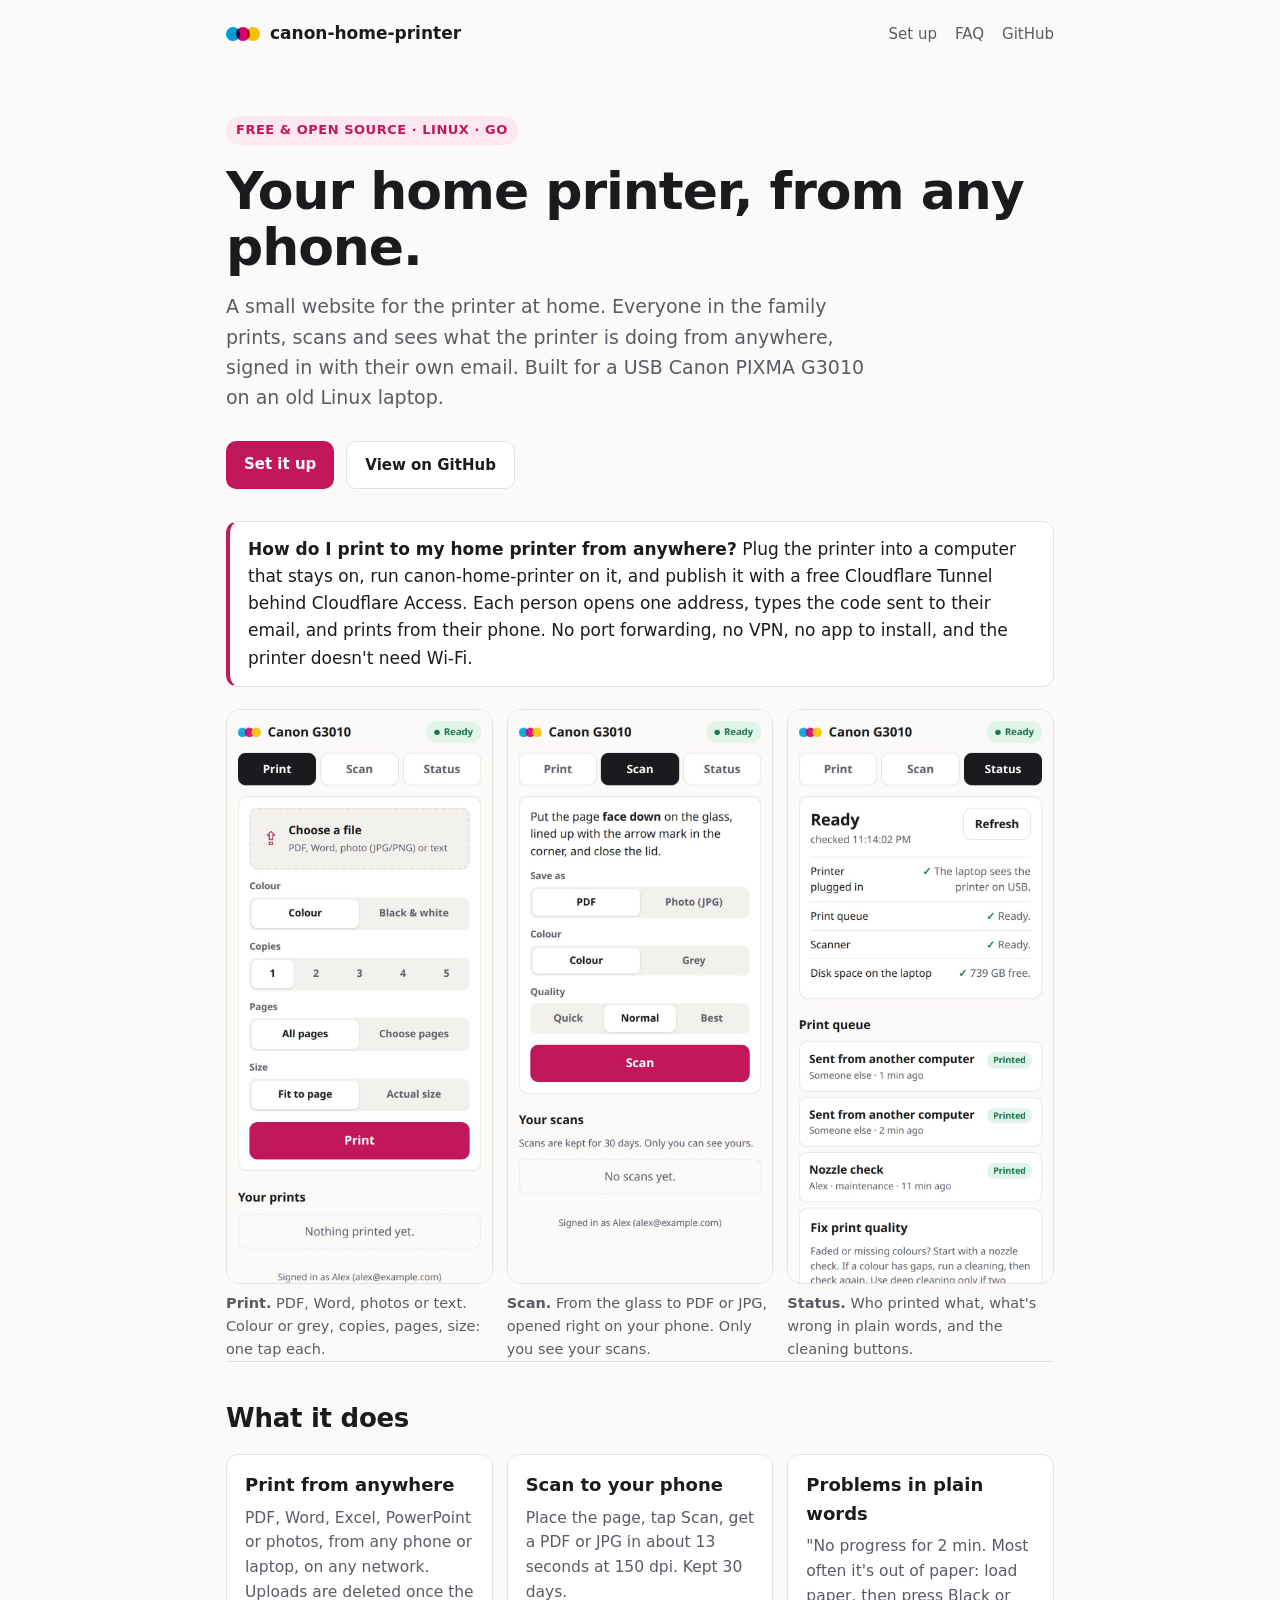
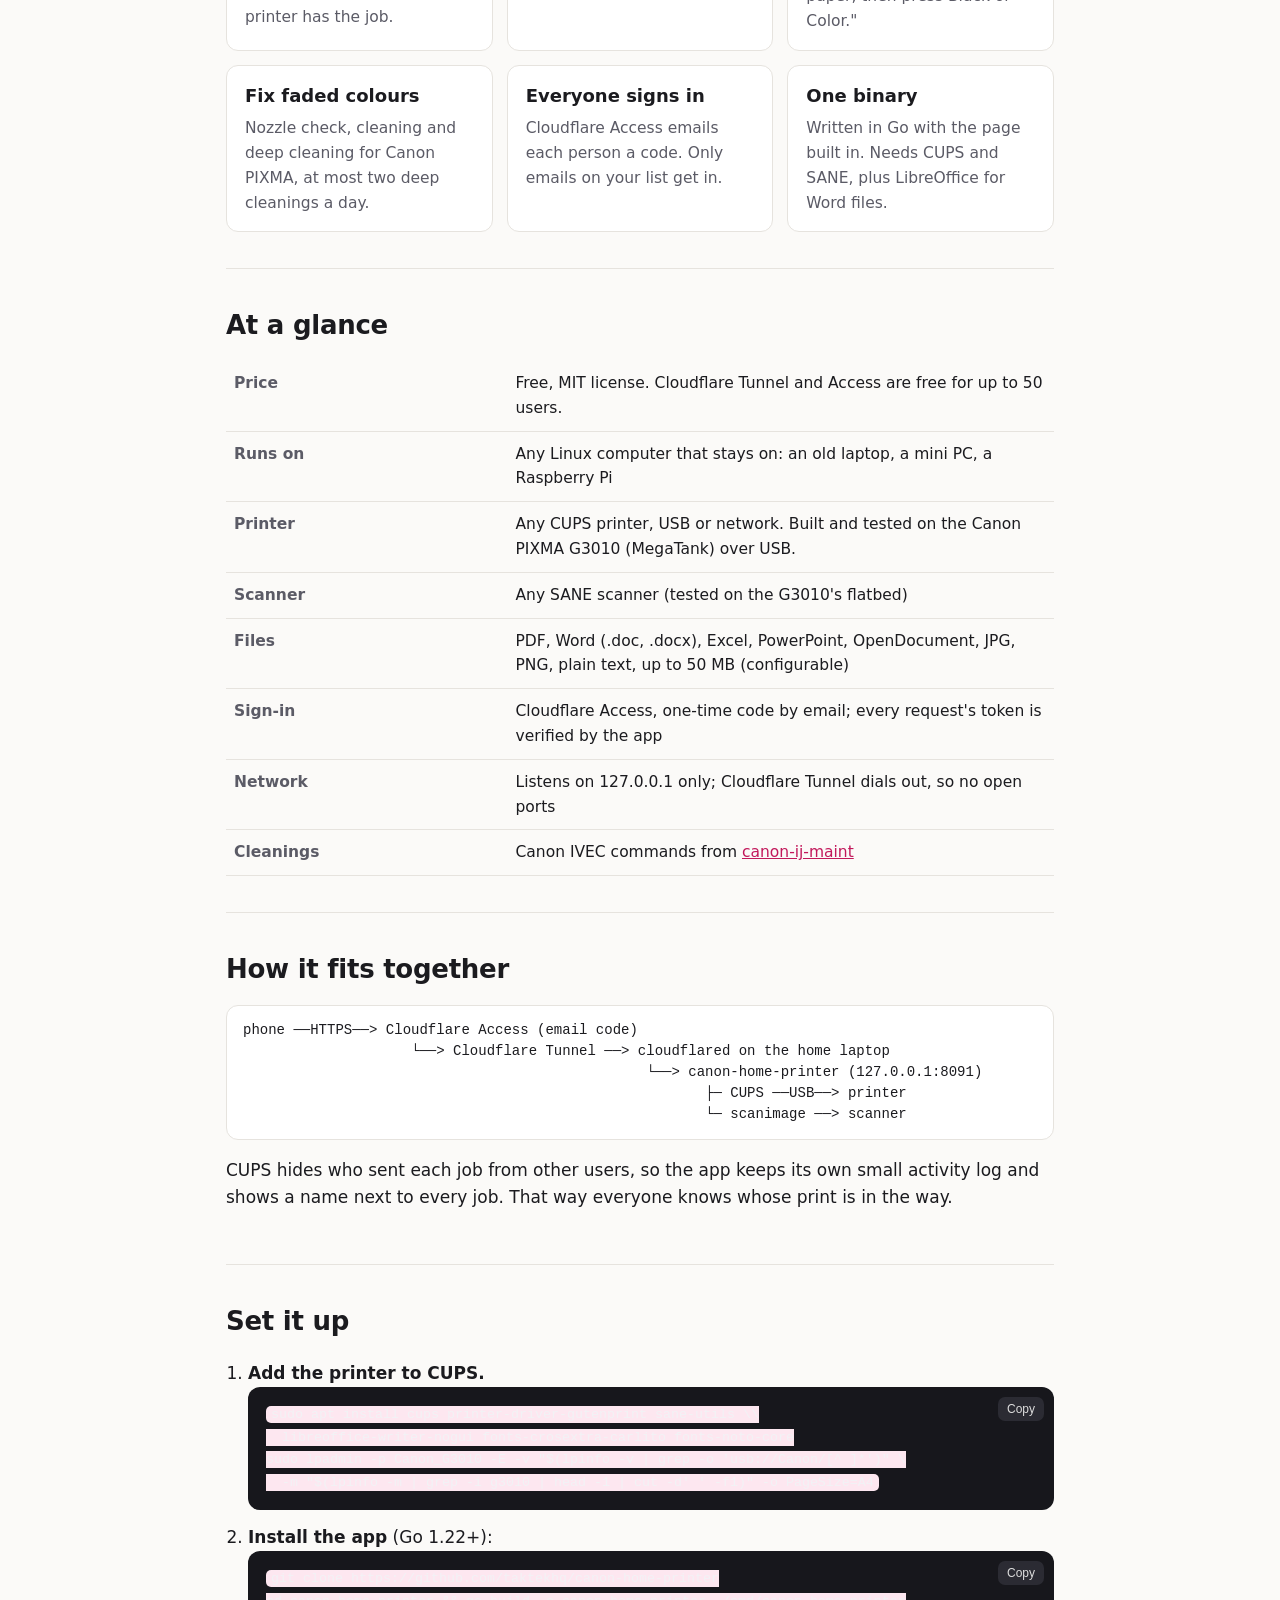
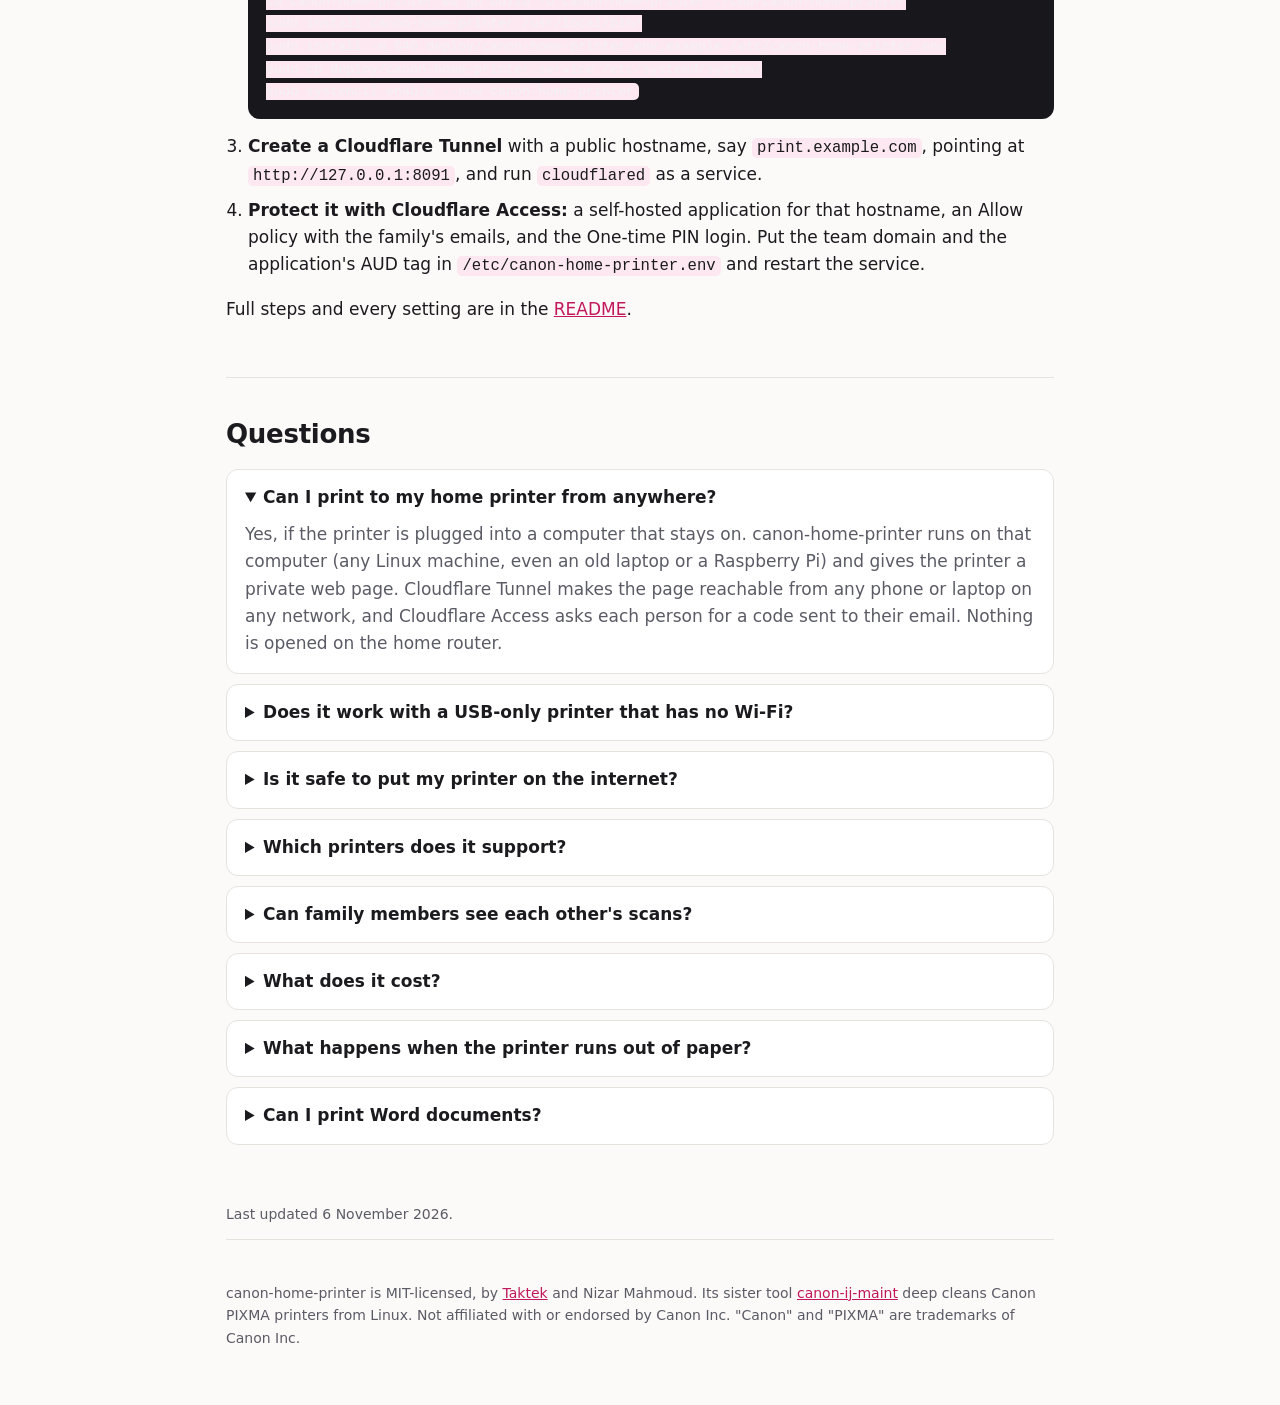
<file: docs/index.html>
<!doctype html>
<html lang="en">
<head>
<meta charset="utf-8">
<meta name="viewport" content="width=device-width, initial-scale=1">
<title>canon-home-printer: print and scan on your home printer from any phone</title>
<meta name="description" content="Free, open-source web app to print, scan and check a home printer from anywhere. Built for a USB Canon PIXMA G3010 on a Linux laptop, signed in with your email through Cloudflare. No open ports.">
<link rel="canonical" href="https://taktek.io/canon-home-printer/">
<meta name="robots" content="index, follow">
<meta name="theme-color" content="#c2185b">
<meta property="og:type" content="website">
<meta property="og:site_name" content="canon-home-printer">
<meta property="og:title" content="Your home printer, from any phone">
<meta property="og:description" content="Print, scan and see what the printer is doing from anywhere, signed in with your own email. Free and open source, for Linux and Canon PIXMA.">
<meta property="og:url" content="https://taktek.io/canon-home-printer/">
<meta property="og:image" content="https://taktek.io/canon-home-printer/img/og.jpg">
<meta property="og:image:width" content="1200">
<meta property="og:image:height" content="630">
<meta property="og:image:alt" content="Two phone screens of canon-home-printer: the Print tab and the Status tab showing a Canon G3010 ready.">
<meta name="twitter:card" content="summary_large_image">
<meta name="twitter:image" content="https://taktek.io/canon-home-printer/img/og.jpg">
<meta name="twitter:title" content="Your home printer, from any phone">
<meta name="twitter:description" content="Print, scan and check a home printer from anywhere. Free, open source, no open ports.">
<link rel="icon" href="data:image/svg+xml,%3Csvg xmlns='http://www.w3.org/2000/svg' viewBox='0 0 32 32'%3E%3Ccircle cx='10' cy='12' r='7' fill='%2300a0d6'/%3E%3Ccircle cx='22' cy='12' r='7' fill='%23d6006f' fill-opacity='.85'/%3E%3Ccircle cx='16' cy='21' r='7' fill='%23f5c400' fill-opacity='.85'/%3E%3C/svg%3E">
<link rel="alternate" type="text/plain" title="LLM summary" href="llms.txt">
<script type="application/ld+json">
{
 "@context": "https://schema.org",
 "@graph": [
  {
   "@type": "SoftwareApplication",
   "name": "canon-home-printer",
   "url": "https://taktek.io/canon-home-printer/",
   "applicationCategory": "UtilitiesApplication",
   "operatingSystem": "Linux",
   "softwareVersion": "1.0",
   "license": "https://opensource.org/licenses/MIT",
   "offers": {
    "@type": "Offer",
    "price": "0",
    "priceCurrency": "USD"
   },
   "codeRepository": "https://github.com/taktekhq/canon-home-printer",
   "programmingLanguage": "Go",
   "description": "Free, open-source web app that lets a family print, scan and check a home printer (built for the Canon PIXMA G3010) from any phone, through Cloudflare Tunnel and Cloudflare Access, with no open ports.",
   "featureList": [
    "Print PDF, Word, Excel, PowerPoint, JPG, PNG and text from any phone",
    "Scan to PDF or JPG, private per person",
    "Live print queue showing who sent what",
    "Plain-language problems with fixes, such as out of paper",
    "Canon PIXMA cleaning, deep cleaning and nozzle check",
    "Email sign-in through Cloudflare Access"
   ],
   "screenshot": "https://taktek.io/canon-home-printer/img/print.jpg",
   "image": "https://taktek.io/canon-home-printer/img/og.jpg",
   "author": {
    "@type": "Organization",
    "name": "Taktek",
    "url": "https://taktek.io/"
   }
  },
  {
   "@type": "HowTo",
   "name": "How to print to a USB home printer from anywhere",
   "tool": [
    {
     "@type": "HowToTool",
     "name": "A Linux computer that stays on, with the printer plugged in by USB"
    },
    {
     "@type": "HowToTool",
     "name": "A domain on Cloudflare"
    }
   ],
   "step": [
    {
     "@type": "HowToStep",
     "name": "Add the printer to CUPS",
     "text": "Install cups, printer-driver-gutenprint and sane-utils, plug the printer in, and add a queue with lpadmin."
    },
    {
     "@type": "HowToStep",
     "name": "Install canon-home-printer",
     "text": "Build the Go binary, install it to /usr/local/bin, copy the env file and the systemd service from the repo's deploy folder, and start the service."
    },
    {
     "@type": "HowToStep",
     "name": "Create a Cloudflare Tunnel",
     "text": "Point a public hostname such as print.example.com at http://127.0.0.1:8091 and run cloudflared as a service."
    },
    {
     "@type": "HowToStep",
     "name": "Protect it with Cloudflare Access",
     "text": "Create a self-hosted Access application for the hostname with an Allow policy listing the family's emails, then put the team domain and AUD tag in the env file."
    }
   ]
  },
  {
   "@type": "FAQPage",
   "mainEntity": [
    {
     "@type": "Question",
     "name": "Can I print to my home printer from anywhere?",
     "acceptedAnswer": {
      "@type": "Answer",
      "text": "Yes, if the printer is plugged into a computer that stays on. canon-home-printer runs on that computer (any Linux machine, even an old laptop or a Raspberry Pi) and gives the printer a private web page. Cloudflare Tunnel makes the page reachable from any phone or laptop on any network, and Cloudflare Access asks each person for a code sent to their email. Nothing is opened on the home router."
     }
    },
    {
     "@type": "Question",
     "name": "Does it work with a USB-only printer that has no Wi-Fi?",
     "acceptedAnswer": {
      "@type": "Answer",
      "text": "Yes. That is what it was built for: a Canon PIXMA G3010 connected by USB to a laptop. The website talks to the printer through CUPS on that laptop, so the printer itself never needs a network connection."
     }
    },
    {
     "@type": "Question",
     "name": "Is it safe to put my printer on the internet?",
     "acceptedAnswer": {
      "@type": "Answer",
      "text": "The app only listens on 127.0.0.1, so nothing on the home network or internet can reach it directly. The only way in is the Cloudflare Tunnel, and Cloudflare Access blocks anyone whose email is not on your list before a request reaches your computer. The app also checks the signature of every Cloudflare Access token itself, so a wrong tunnel setting can't let unsigned requests through."
     }
    },
    {
     "@type": "Question",
     "name": "Which printers does it support?",
     "acceptedAnswer": {
      "@type": "Answer",
      "text": "Printing and the status page work with any printer CUPS can drive. Scanning works with any scanner SANE (scanimage) supports. The cleaning and nozzle check buttons send Canon's IVEC maintenance commands, tested on the PIXMA G3010; other recent PIXMA and MegaTank models that use Canon's cnijfilter2 driver probably accept them too."
     }
    },
    {
     "@type": "Question",
     "name": "Can family members see each other's scans?",
     "acceptedAnswer": {
      "@type": "Answer",
      "text": "No. Each scan is saved in a folder for the email that made it, and only that person can list, open or delete it. Scans are deleted after 30 days. Everyone can see the print queue with who sent what, so they know when the printer is busy."
     }
    },
    {
     "@type": "Question",
     "name": "What does it cost?",
     "acceptedAnswer": {
      "@type": "Answer",
      "text": "Nothing. canon-home-printer is free and open source (MIT). Cloudflare Tunnel and Cloudflare Access are free for up to 50 users, which covers a family. You need a domain on Cloudflare."
     }
    },
    {
     "@type": "Question",
     "name": "What happens when the printer runs out of paper?",
     "acceptedAnswer": {
      "@type": "Answer",
      "text": "The job stalls without an error from the printer. canon-home-printer notices when a job shows no progress for 90 seconds and tells everyone in plain words: most often it is out of paper; load paper, then press the printer's Black or Color button."
     }
    },
    {
     "@type": "Question",
     "name": "Can I print Word documents?",
     "acceptedAnswer": {
      "@type": "Answer",
      "text": "Yes. Upload a .doc or .docx and it prints. The app converts Word, Excel, PowerPoint and OpenDocument files to PDF with LibreOffice on the home computer, in a second or two, then prints the PDF. Arabic and other right-to-left text keeps its shaping and direction."
     }
    }
   ]
  }
 ]
}
</script>
<style>
:root {
  --bg: #fbfaf8;
  --surface: #ffffff;
  --text: #1b1b1f;
  --muted: #5b5b66;
  --line: #e6e3de;
  --accent: #c2185b;
  --accent-soft: #fde7f0;
  --code-bg: #17171c;
  --code-text: #f2f2f5;
  --cyan: #00a0d6;
  --magenta: #d6006f;
  --yellow: #f5c400;
  --black: #222;
}
@media (prefers-color-scheme: dark) {
  :root:not([data-theme="light"]) {
    --bg: #111115;
    --surface: #18181e;
    --text: #ececf1;
    --muted: #a3a3b0;
    --line: #2a2a33;
    --accent: #ff4f9a;
    --accent-soft: #3a1426;
    --code-bg: #0b0b0e;
    --code-text: #f2f2f5;
    --black: #d6d6dc;
  }
}
:root[data-theme="dark"] {
  --bg: #111115; --surface: #18181e; --text: #ececf1; --muted: #a3a3b0; --line: #2a2a33;
  --accent: #ff4f9a; --accent-soft: #3a1426; --code-bg: #0b0b0e; --code-text: #f2f2f5; --black: #d6d6dc;
}
* { box-sizing: border-box; }
html { -webkit-text-size-adjust: 100%; }
body {
  margin: 0;
  background: var(--bg);
  color: var(--text);
  font: 17px/1.6 ui-sans-serif, system-ui, -apple-system, "Segoe UI", Roboto, sans-serif;
}
a { color: var(--accent); }
.wrap { max-width: 860px; margin: 0 auto; padding: 0 16px; }
header.top { display: flex; align-items: center; justify-content: space-between; padding: 20px 0; }
.brand { display: flex; align-items: center; gap: 10px; font-weight: 700; color: var(--text); text-decoration: none; }
.dots { display: inline-flex; }
.dots i { width: 14px; height: 14px; border-radius: 50%; margin-left: -4px; mix-blend-mode: multiply; }
@media (prefers-color-scheme: dark) { .dots i { mix-blend-mode: normal; } }
.dots i:nth-child(1) { background: var(--cyan); margin-left: 0; }
.dots i:nth-child(2) { background: var(--magenta); }
.dots i:nth-child(3) { background: var(--yellow); }
nav a { color: var(--muted); text-decoration: none; margin-left: 18px; font-size: 15px; }
nav a:hover { color: var(--text); }

.hero { padding: 48px 0 32px; }
.eyebrow { display: inline-block; font-size: 13px; font-weight: 600; letter-spacing: .04em; text-transform: uppercase;
  color: var(--accent); background: var(--accent-soft); padding: 4px 10px; border-radius: 999px; }
h1 { font-size: clamp(32px, 6vw, 52px); line-height: 1.08; letter-spacing: -0.02em; margin: 18px 0 16px; }
.lede { font-size: 19px; color: var(--muted); max-width: 640px; margin: 0 0 28px; }
.cta { display: flex; flex-wrap: wrap; gap: 12px; }
.btn { display: inline-block; padding: 11px 18px; border-radius: 10px; font-weight: 600; text-decoration: none; font-size: 15px; }
.btn.primary { background: var(--accent); color: #fff; }
.btn.ghost { border: 1px solid var(--line); color: var(--text); background: var(--surface); }

pre { position: relative; background: var(--code-bg); color: var(--code-text); border-radius: 12px;
  padding: 16px 18px; overflow-x: auto; font: 14.5px/1.55 ui-monospace, SFMono-Regular, Menlo, Consolas, monospace; margin: 0 0 14px; }
pre .c { color: #8b8b99; }
code { font-family: ui-monospace, SFMono-Regular, Menlo, Consolas, monospace; font-size: .92em; }
p code, li code, td code { background: var(--accent-soft); padding: 1px 5px; border-radius: 5px; }
.copy { position: absolute; top: 10px; right: 10px; background: #2b2b33; color: #ddd; border: 0; border-radius: 7px;
  font-size: 12px; padding: 5px 9px; cursor: pointer; }
.copy:hover { background: #3a3a44; }

section { padding: 36px 0; border-top: 1px solid var(--line); }
h2 { font-size: 26px; letter-spacing: -0.01em; margin: 0 0 14px; }
h3 { font-size: 18px; margin: 22px 0 6px; }
.grid { display: grid; grid-template-columns: repeat(auto-fit, minmax(230px, 1fr)); gap: 14px; }
.card { background: var(--surface); border: 1px solid var(--line); border-radius: 12px; padding: 16px 18px; }
.card h3 { margin-top: 0; }
.card p { margin: 0; color: var(--muted); font-size: 15.5px; }

.story { display: grid; grid-template-columns: 1fr 1fr; gap: 14px; }
@media (max-width: 620px) { .story { grid-template-columns: 1fr; } }
.scan { margin: 0; }
.scan img { display: block; width: 100%; height: auto; border-radius: 8px; border: 1px solid var(--line); margin: 6px 0 10px; }
.scan figcaption { color: var(--muted); font-size: 15px; }
.note { color: var(--muted); font-size: 14px; margin-top: 12px; }

table { width: 100%; border-collapse: collapse; font-size: 15.5px; }
th, td { text-align: left; padding: 10px 8px; border-bottom: 1px solid var(--line); vertical-align: top; }
th { color: var(--muted); font-weight: 600; }
.ok { color: #1a8a4a; font-weight: 600; }
@media (prefers-color-scheme: dark) { .ok { color: #52d18a; } }
.no { color: var(--muted); }

details { background: var(--surface); border: 1px solid var(--line); border-radius: 12px; padding: 14px 18px; margin-bottom: 10px; }
summary { cursor: pointer; font-weight: 600; }
details p { margin: 10px 0 2px; color: var(--muted); }

footer { border-top: 1px solid var(--line); padding: 28px 0 44px; color: var(--muted); font-size: 14px; }

.shots { display: grid; grid-template-columns: repeat(3, 1fr); gap: 14px; }
@media (max-width: 620px) { .shots { grid-template-columns: 1fr; max-width: 360px; margin: 0 auto; } }
.shot { margin: 0; }
.shot img { display: block; width: 100%; height: auto; border-radius: 14px; border: 1px solid var(--line); }
.shot figcaption { color: var(--muted); font-size: 14.5px; margin-top: 8px; }
.answer { background: var(--surface); border: 1px solid var(--line); border-left: 4px solid var(--accent); border-radius: 12px; padding: 14px 18px; margin: 0 0 22px; }
.answer p { margin: 0; }
.facts { width: 100%; }
.facts th { width: 34%; }
ol.steps { padding-left: 22px; }
ol.steps li { margin-bottom: 8px; }
.diagram { font: 14px/1.5 ui-monospace, SFMono-Regular, Menlo, Consolas, monospace; white-space: pre; overflow-x: auto; background: var(--surface); border: 1px solid var(--line); border-radius: 12px; padding: 14px 16px; }
</style>
</head>
<body>
<div class="wrap">
  <header class="top">
    <a class="brand" href="./"><span class="dots" aria-hidden="true"><i></i><i></i><i></i></span>canon-home-printer</a>
    <nav><a href="#setup">Set up</a><a href="#faq">FAQ</a><a href="https://github.com/taktekhq/canon-home-printer">GitHub</a></nav>
  </header>

  <main>
    <div class="hero">
      <span class="eyebrow">Free &amp; open source · Linux · Go</span>
      <h1>Your home printer, from any phone.</h1>
      <p class="lede">A small website for the printer at home. Everyone in the family prints, scans and sees what the printer
        is doing from anywhere, signed in with their own email. Built for a USB Canon PIXMA G3010 on an old Linux laptop.</p>
      <div class="cta">
        <a class="btn primary" href="#setup">Set it up</a>
        <a class="btn ghost" href="https://github.com/taktekhq/canon-home-printer">View on GitHub</a>
      </div>
    </div>

    <div class="answer">
      <p><strong>How do I print to my home printer from anywhere?</strong> Plug the printer into a computer that stays on,
        run canon-home-printer on it, and publish it with a free Cloudflare Tunnel behind Cloudflare Access. Each person
        opens one address, types the code sent to their email, and prints from their phone. No port forwarding, no VPN,
        no app to install, and the printer doesn't need Wi-Fi.</p>
    </div>

    <div class="shots">
      <figure class="shot">
        <img src="img/print.jpg" width="780" height="1688" loading="lazy" alt="Print tab on a phone: choose a file, then one-tap choices for colour, copies, pages and size, and a Print button.">
        <figcaption><strong>Print.</strong> PDF, Word, photos or text. Colour or grey, copies, pages, size: one tap each.</figcaption>
      </figure>
      <figure class="shot">
        <img src="img/scan.jpg" width="780" height="1688" loading="lazy" alt="Scan tab on a phone: resolution, colour mode and PDF or JPG, a Scan button, and your saved scans.">
        <figcaption><strong>Scan.</strong> From the glass to PDF or JPG, opened right on your phone. Only you see your scans.</figcaption>
      </figure>
      <figure class="shot">
        <img src="img/status.jpg" width="780" height="1688" loading="lazy" alt="Status tab on a phone: printer ready, plugged in, queue and scanner checks, the print queue, and the print quality buttons.">
        <figcaption><strong>Status.</strong> Who printed what, what's wrong in plain words, and the cleaning buttons.</figcaption>
      </figure>
    </div>

    <section id="what">
      <h2>What it does</h2>
      <div class="grid">
        <div class="card"><h3>Print from anywhere</h3><p>PDF, Word, Excel, PowerPoint or photos, from any phone or laptop, on any network. Uploads are deleted once the printer has the job.</p></div>
        <div class="card"><h3>Scan to your phone</h3><p>Place the page, tap Scan, get a PDF or JPG in about 13 seconds at 150 dpi. Kept 30 days.</p></div>
        <div class="card"><h3>Problems in plain words</h3><p>"No progress for 2 min. Most often it's out of paper: load paper, then press Black or Color."</p></div>
        <div class="card"><h3>Fix faded colours</h3><p>Nozzle check, cleaning and deep cleaning for Canon PIXMA, at most two deep cleanings a day.</p></div>
        <div class="card"><h3>Everyone signs in</h3><p>Cloudflare Access emails each person a code. Only emails on your list get in.</p></div>
        <div class="card"><h3>One binary</h3><p>Written in Go with the page built in. Needs CUPS and SANE, plus LibreOffice for Word files.</p></div>
      </div>
    </section>

    <section id="facts">
      <h2>At a glance</h2>
      <table class="facts">
        <tr><th>Price</th><td>Free, MIT license. Cloudflare Tunnel and Access are free for up to 50 users.</td></tr>
        <tr><th>Runs on</th><td>Any Linux computer that stays on: an old laptop, a mini PC, a Raspberry Pi</td></tr>
        <tr><th>Printer</th><td>Any CUPS printer, USB or network. Built and tested on the Canon PIXMA G3010 (MegaTank) over USB.</td></tr>
        <tr><th>Scanner</th><td>Any SANE scanner (tested on the G3010's flatbed)</td></tr>
        <tr><th>Files</th><td>PDF, Word (.doc, .docx), Excel, PowerPoint, OpenDocument, JPG, PNG, plain text, up to 50 MB (configurable)</td></tr>
        <tr><th>Sign-in</th><td>Cloudflare Access, one-time code by email; every request's token is verified by the app</td></tr>
        <tr><th>Network</th><td>Listens on 127.0.0.1 only; Cloudflare Tunnel dials out, so no open ports</td></tr>
        <tr><th>Cleanings</th><td>Canon IVEC commands from <a href="https://taktek.io/canon-ij-maint/">canon-ij-maint</a></td></tr>
      </table>
    </section>

    <section id="how">
      <h2>How it fits together</h2>
      <div class="diagram">phone ──HTTPS──> Cloudflare Access (email code)
                    └──> Cloudflare Tunnel ──> cloudflared on the home laptop
                                                └──> canon-home-printer (127.0.0.1:8091)
                                                       ├─ CUPS ──USB──> printer
                                                       └─ scanimage ──> scanner</div>
      <p>CUPS hides who sent each job from other users, so the app keeps its own small activity log and shows a name next to
        every job. That way everyone knows whose print is in the way.</p>
    </section>

    <section id="setup">
      <h2>Set it up</h2>
      <ol class="steps">
        <li><strong>Add the printer to CUPS.</strong>
          <pre><code>sudo apt install cups printer-driver-gutenprint sane-utils \\
  libreoffice-writer-nogui fonts-crosextra-carlito fonts-noto-core
sudo lpadmin -p Canon_G3010 -E -v "$(lpinfo -v | grep -o 'usb://Canon/[^ ]*')" \
  -m "$(lpinfo -m | grep -i g3010 | head -1 | cut -d' ' -f1)" -o PageSize=A4</code></pre></li>
        <li><strong>Install the app</strong> (Go 1.22+):
          <pre><code>git clone https://github.com/taktekhq/canon-home-printer
cd canon-home-printer &amp;&amp; go build -o canon-home-printer ./cmd/canon-home-printer
sudo install canon-home-printer /usr/local/bin/
sudo install -m 640 deploy/canon-home-printer.env.example /etc/canon-home-printer.env
sudo cp deploy/canon-home-printer.service /etc/systemd/system/
sudo systemctl enable --now canon-home-printer</code></pre></li>
        <li><strong>Create a Cloudflare Tunnel</strong> with a public hostname, say <code>print.example.com</code>, pointing at
          <code>http://127.0.0.1:8091</code>, and run <code>cloudflared</code> as a service.</li>
        <li><strong>Protect it with Cloudflare Access:</strong> a self-hosted application for that hostname, an Allow policy with
          the family's emails, and the One-time PIN login. Put the team domain and the application's AUD tag in
          <code>/etc/canon-home-printer.env</code> and restart the service.</li>
      </ol>
      <p>Full steps and every setting are in the <a href="https://github.com/taktekhq/canon-home-printer#readme">README</a>.</p>
    </section>

    <section id="faq">
      <h2>Questions</h2>
      <details open>
        <summary>Can I print to my home printer from anywhere?</summary>
        <p>Yes, if the printer is plugged into a computer that stays on. canon-home-printer runs on that computer (any Linux machine, even an old laptop or a Raspberry Pi) and gives the printer a private web page. Cloudflare Tunnel makes the page reachable from any phone or laptop on any network, and Cloudflare Access asks each person for a code sent to their email. Nothing is opened on the home router.</p>
      </details>
      <details>
        <summary>Does it work with a USB-only printer that has no Wi-Fi?</summary>
        <p>Yes. That is what it was built for: a Canon PIXMA G3010 connected by USB to a laptop. The website talks to the printer through CUPS on that laptop, so the printer itself never needs a network connection.</p>
      </details>
      <details>
        <summary>Is it safe to put my printer on the internet?</summary>
        <p>The app only listens on 127.0.0.1, so nothing on the home network or internet can reach it directly. The only way in is the Cloudflare Tunnel, and Cloudflare Access blocks anyone whose email is not on your list before a request reaches your computer. The app also checks the signature of every Cloudflare Access token itself, so a wrong tunnel setting can't let unsigned requests through.</p>
      </details>
      <details>
        <summary>Which printers does it support?</summary>
        <p>Printing and the status page work with any printer CUPS can drive. Scanning works with any scanner SANE (scanimage) supports. The cleaning and nozzle check buttons send Canon's IVEC maintenance commands, tested on the PIXMA G3010; other recent PIXMA and MegaTank models that use Canon's cnijfilter2 driver probably accept them too.</p>
      </details>
      <details>
        <summary>Can family members see each other's scans?</summary>
        <p>No. Each scan is saved in a folder for the email that made it, and only that person can list, open or delete it. Scans are deleted after 30 days. Everyone can see the print queue with who sent what, so they know when the printer is busy.</p>
      </details>
      <details>
        <summary>What does it cost?</summary>
        <p>Nothing. canon-home-printer is free and open source (MIT). Cloudflare Tunnel and Cloudflare Access are free for up to 50 users, which covers a family. You need a domain on Cloudflare.</p>
      </details>
      <details>
        <summary>What happens when the printer runs out of paper?</summary>
        <p>The job stalls without an error from the printer. canon-home-printer notices when a job shows no progress for 90 seconds and tells everyone in plain words: most often it is out of paper; load paper, then press the printer's Black or Color button.</p>
      </details>
      <details>
        <summary>Can I print Word documents?</summary>
        <p>Yes. Upload a .doc or .docx and it prints. The app converts Word, Excel, PowerPoint and OpenDocument files to PDF with LibreOffice on the home computer, in a second or two, then prints the PDF. Arabic and other right-to-left text keeps its shaping and direction.</p>
      </details>
    </section>
    <p class="note">Last updated 6 November 2026.</p>
  </main>

  <footer>
    <p>canon-home-printer is MIT-licensed, by <a href="https://taktek.io/">Taktek</a> and Nizar Mahmoud.
      Its sister tool <a href="https://taktek.io/canon-ij-maint/">canon-ij-maint</a> deep cleans Canon PIXMA printers from Linux.
      Not affiliated with or endorsed by Canon Inc. "Canon" and "PIXMA" are trademarks of Canon Inc.</p>
  </footer>
</div>
<script>
document.querySelectorAll("pre").forEach(function (pre) {
  var b = document.createElement("button");
  b.className = "copy"; b.type = "button"; b.textContent = "Copy";
  b.addEventListener("click", function () {
    var text = pre.querySelector("code").innerText.trim();
    try { navigator.clipboard.writeText(text).then(function () { b.textContent = "Copied"; setTimeout(function () { b.textContent = "Copy"; }, 1400); }); } catch (e) {}
  });
  pre.appendChild(b);
});
</script>
</body>
</html>
</file>
